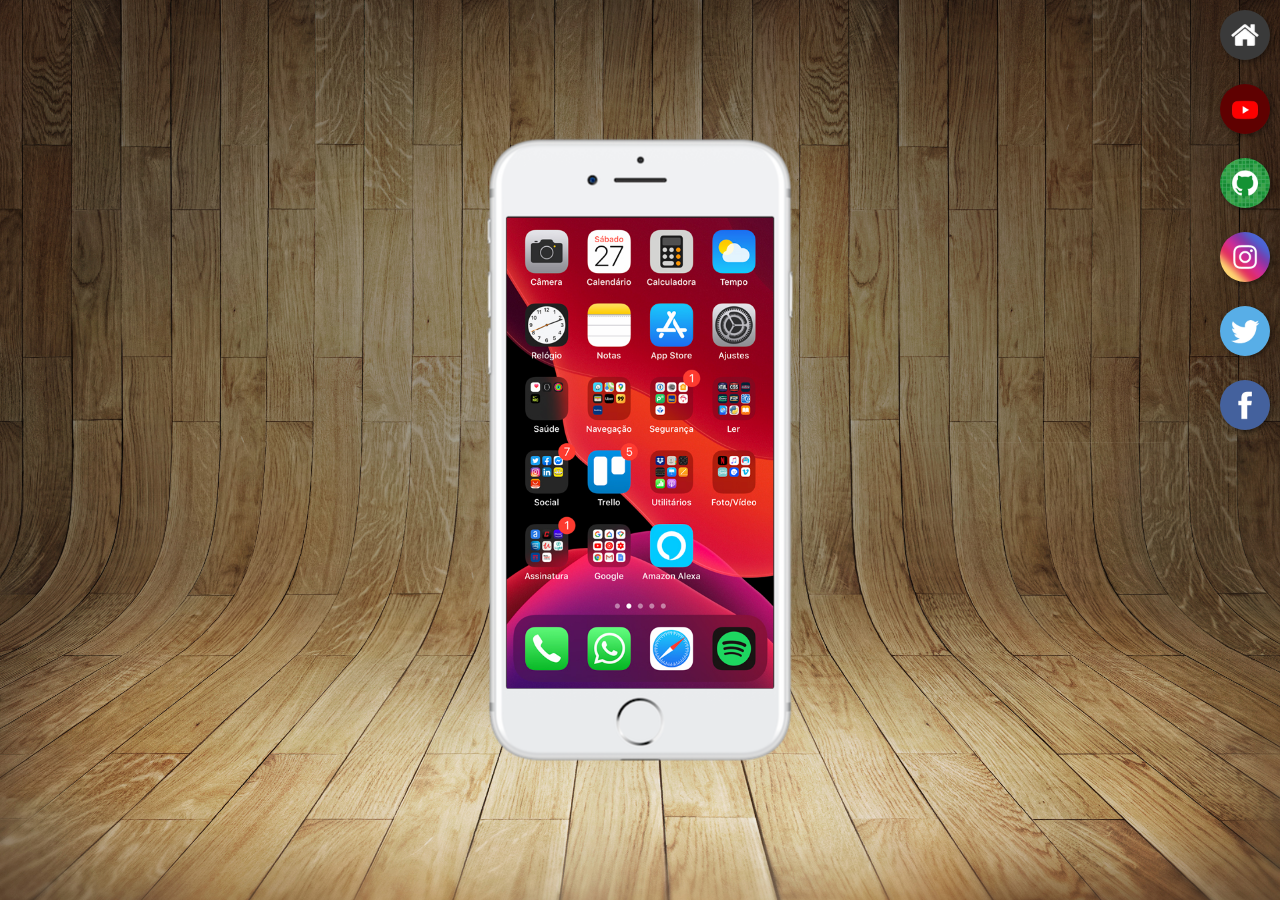
<file: index.html>
<!DOCTYPE html>
<html lang="pt-br">
<head>
    <meta charset="UTF-8">
    <meta name="viewport" content="width=device-width, initial-scale=1.0">
    <link rel="shortcut icon" href="favicon.ico" type="image/x-icon">
    <link rel="stylesheet" href="estilos/style.css">
    <title>Projeto Redes Sociais</title>
</head>
<body>
    <main>
        <section id="telefone">
            <iframe src="home.html" name="tela" id="tela"  frameborder="0"></iframe>
            
        </section>
        <section id="redes-sociais">

            <a href="home.html" target="tela"><img src="imagens/logo-home.jpg" alt="home"></a><br>
            <a href="youtube.html" target="tela"><img src="imagens/logo-youtube.jpg" alt="youtube"></a><br>
            <a href="#" target="tela"><img src="imagens/logo-github.jpg" alt="github"></a><br>
            <a href="#" target="tela"><img src="imagens/logo-instagram.jpg" alt="instagram"></a><br>
            <a href="#" target="tela"><img src="imagens/logo-twitter.jpg" alt="twiter"></a><br>
            <a href="face.html" target="tela"><img src="imagens/logo-facebook.jpg" alt="facebook"></a>


        </section><br>
    </main>
</body>
</html>
</file>
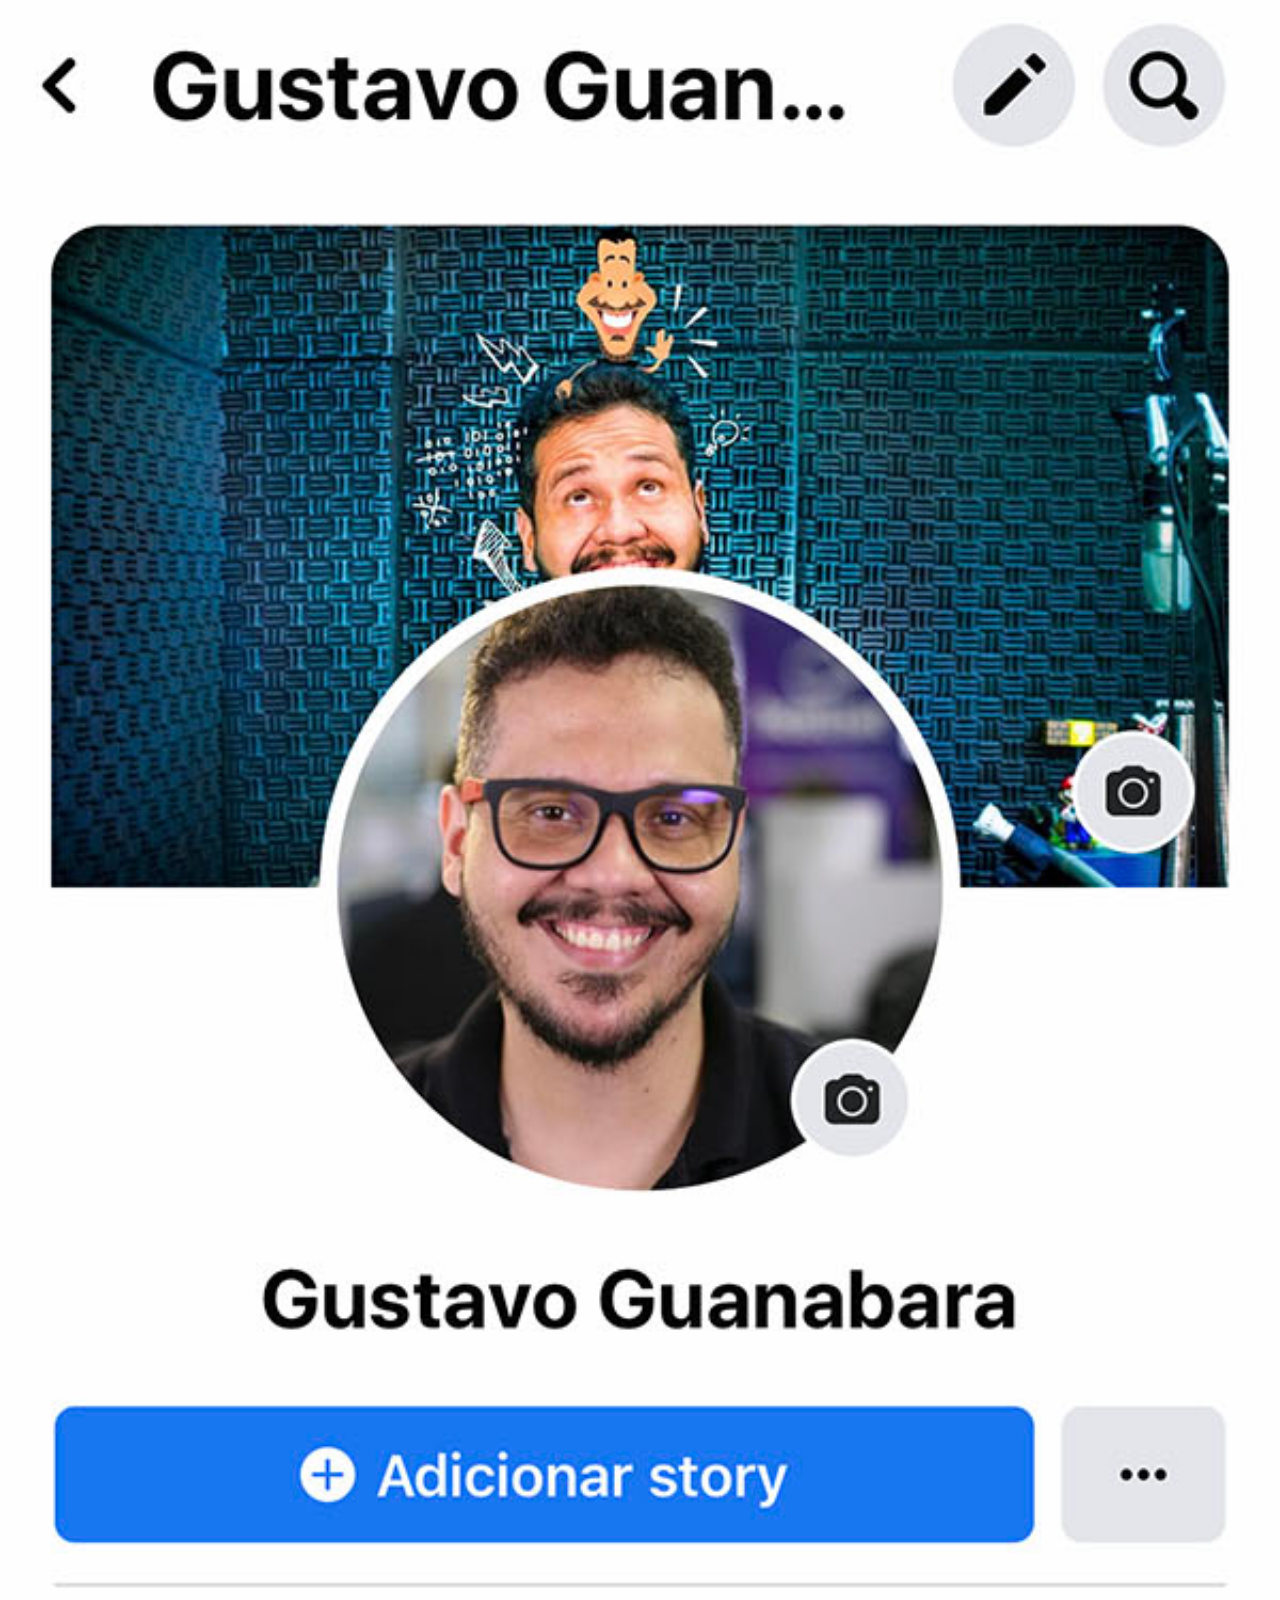
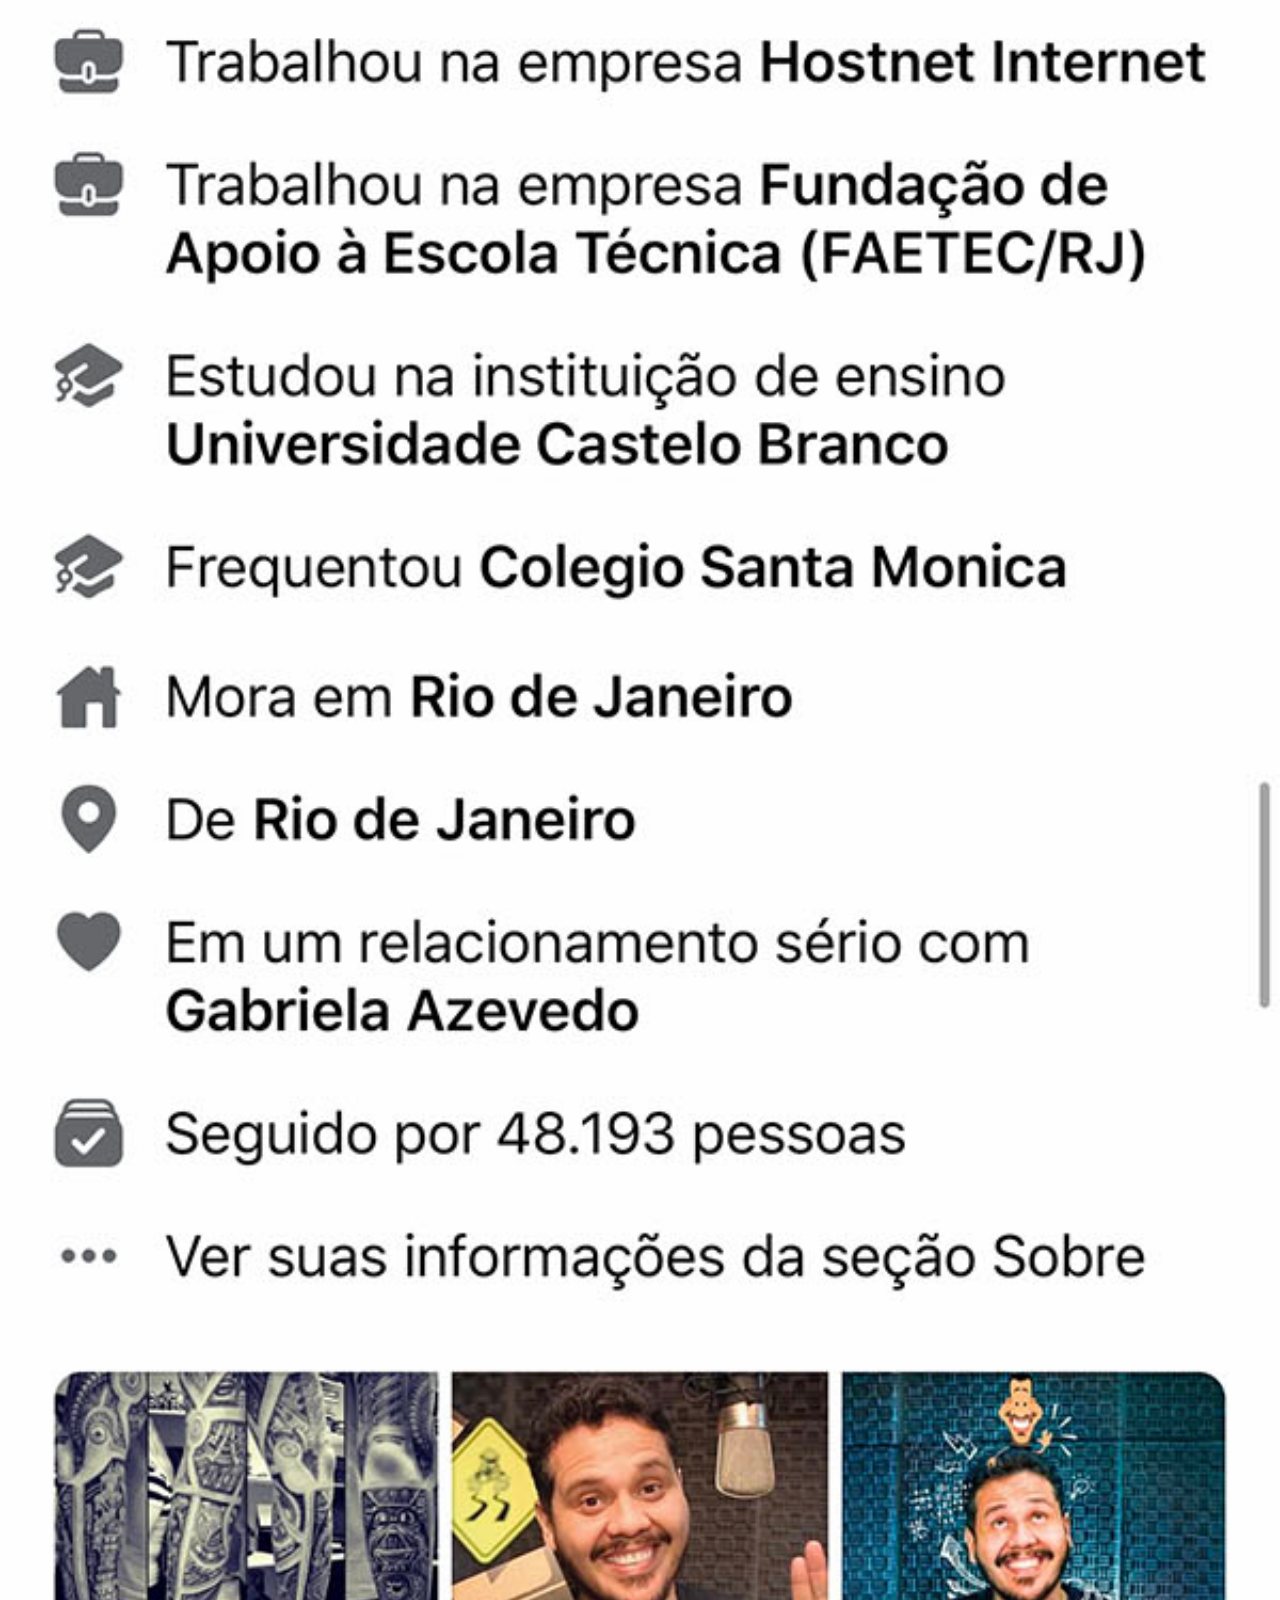
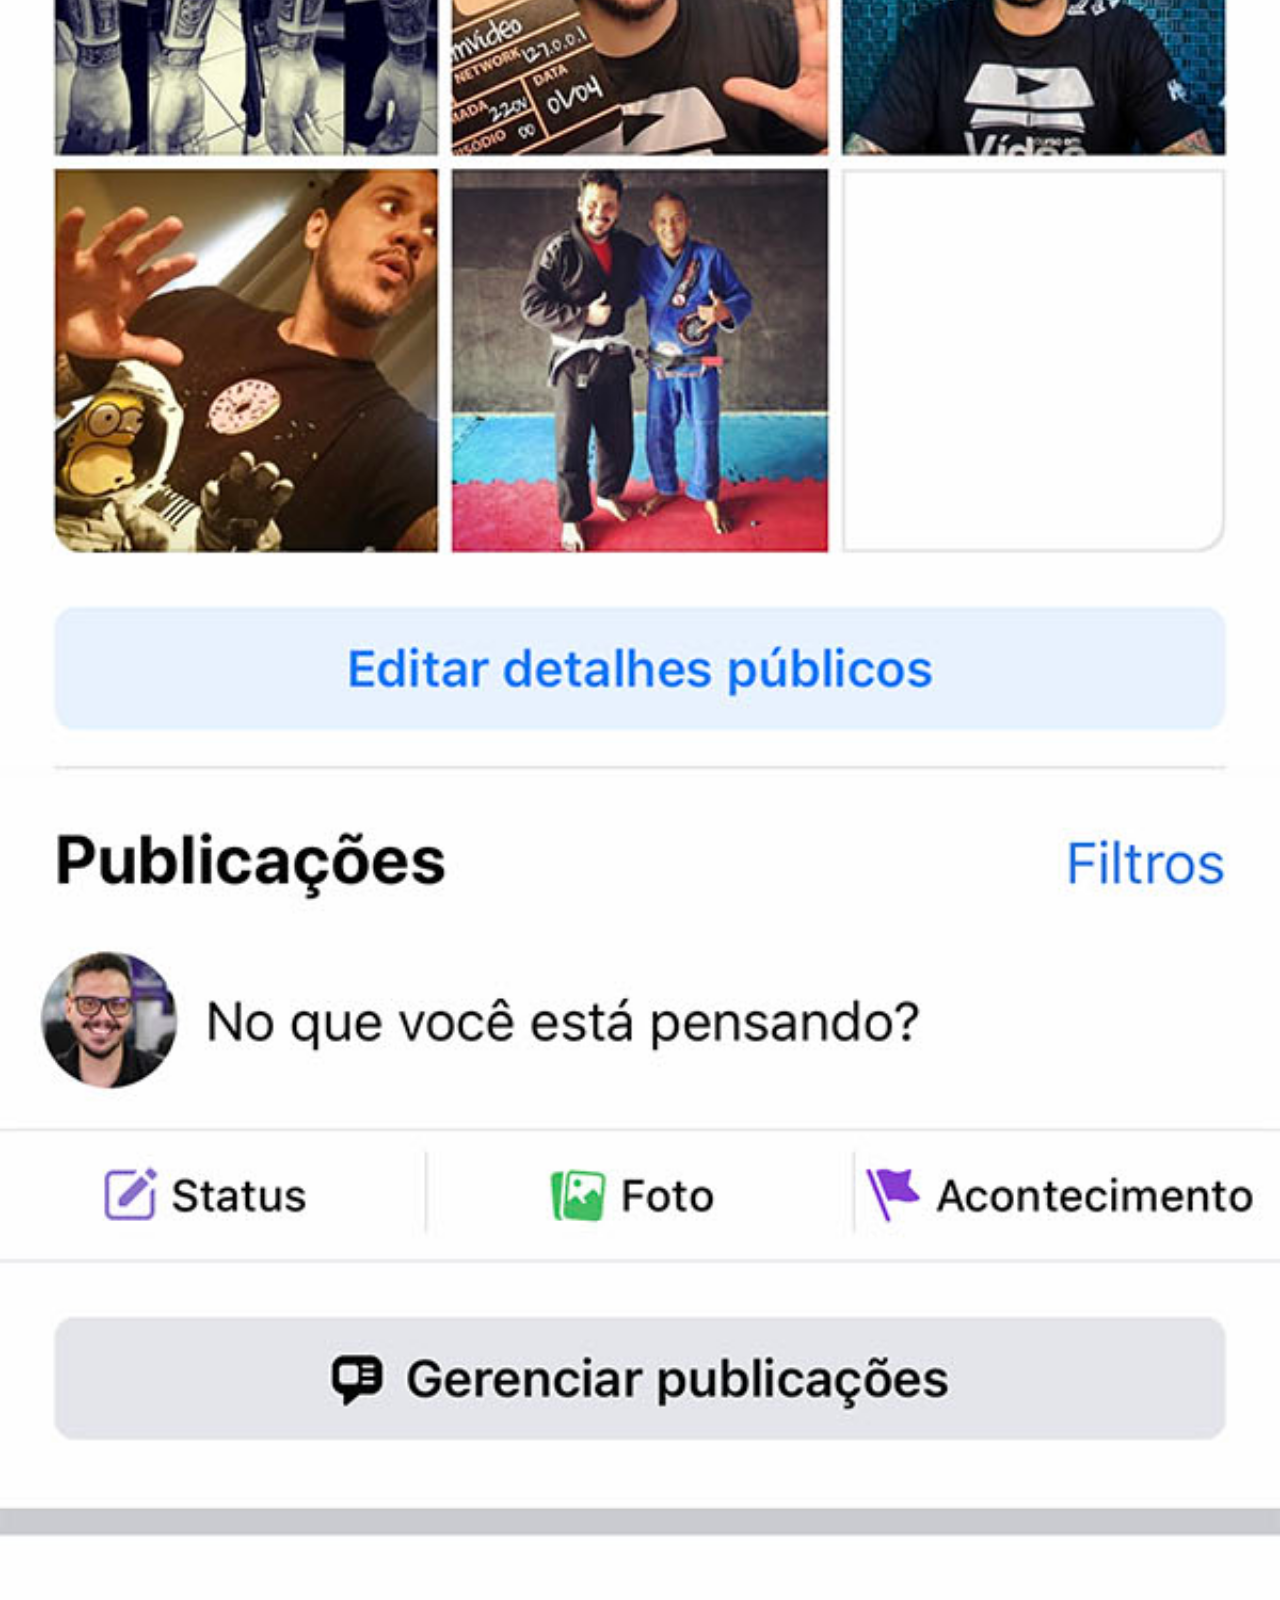
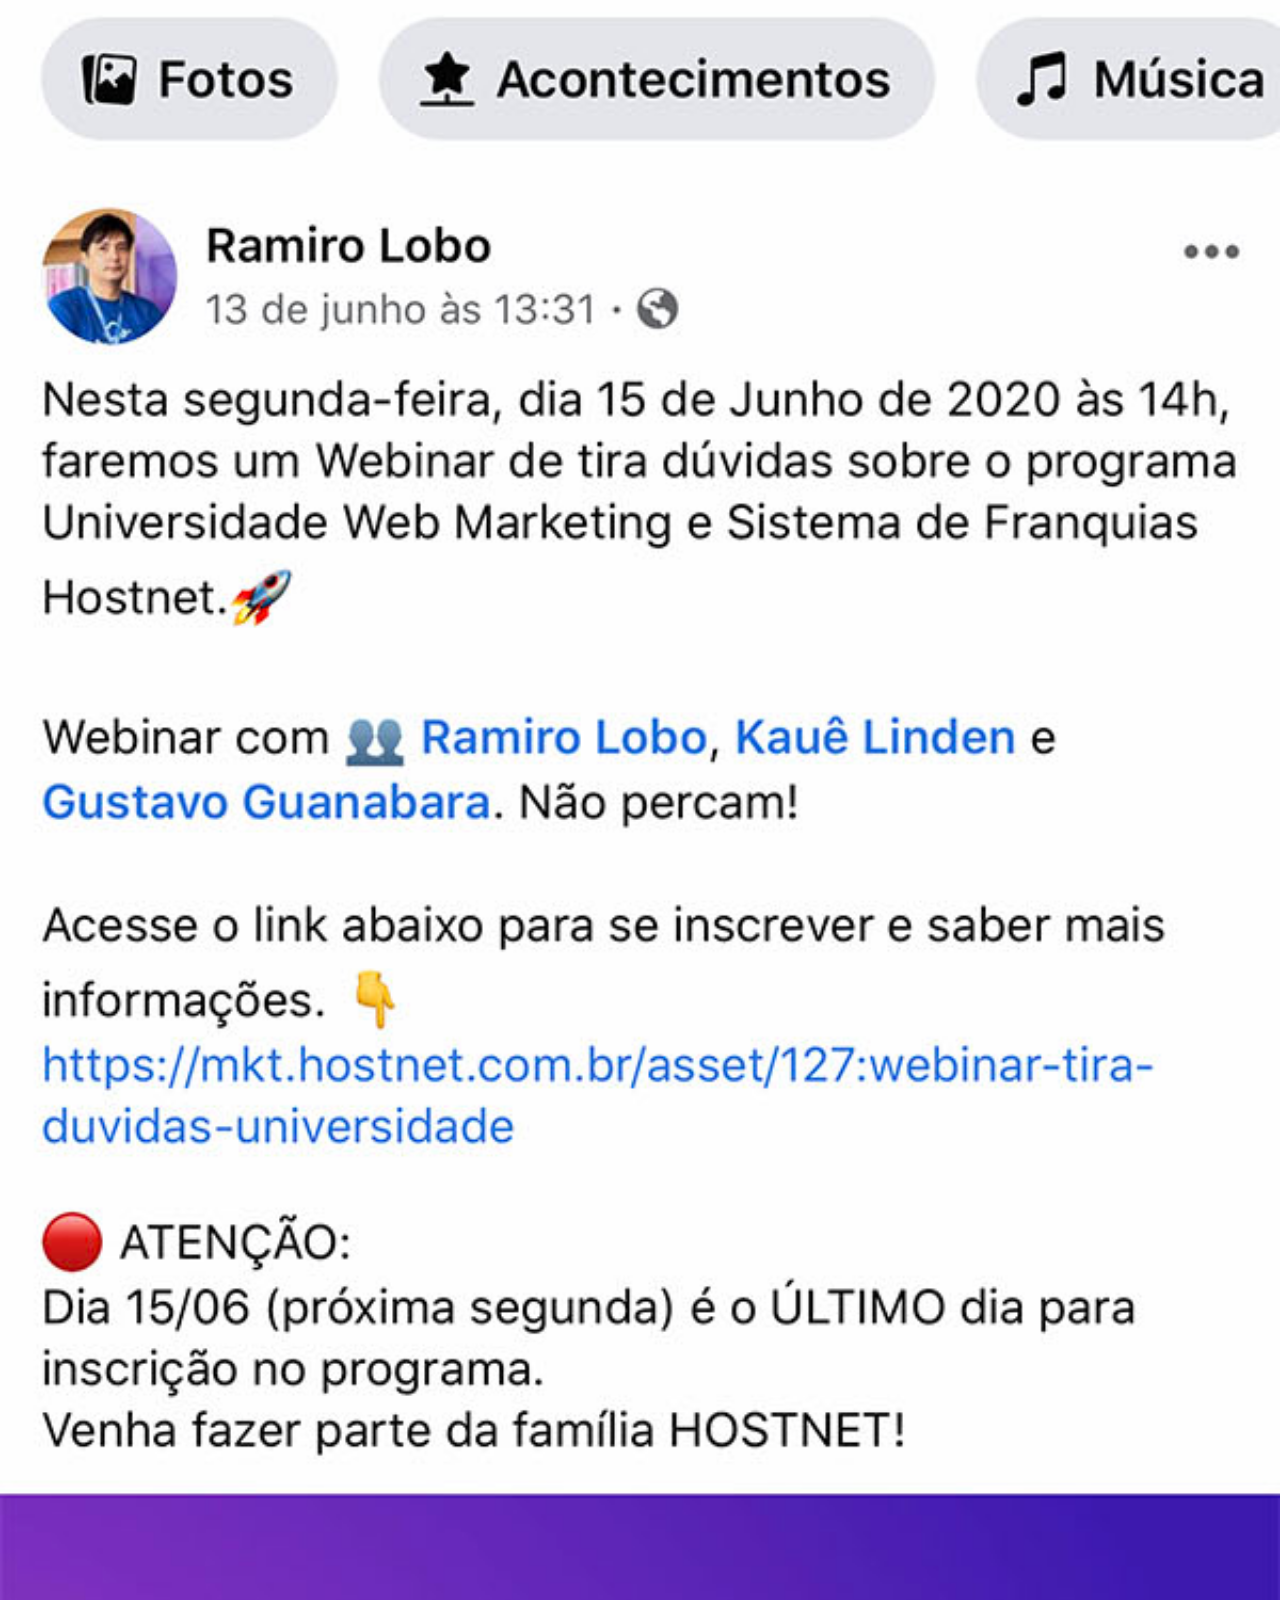
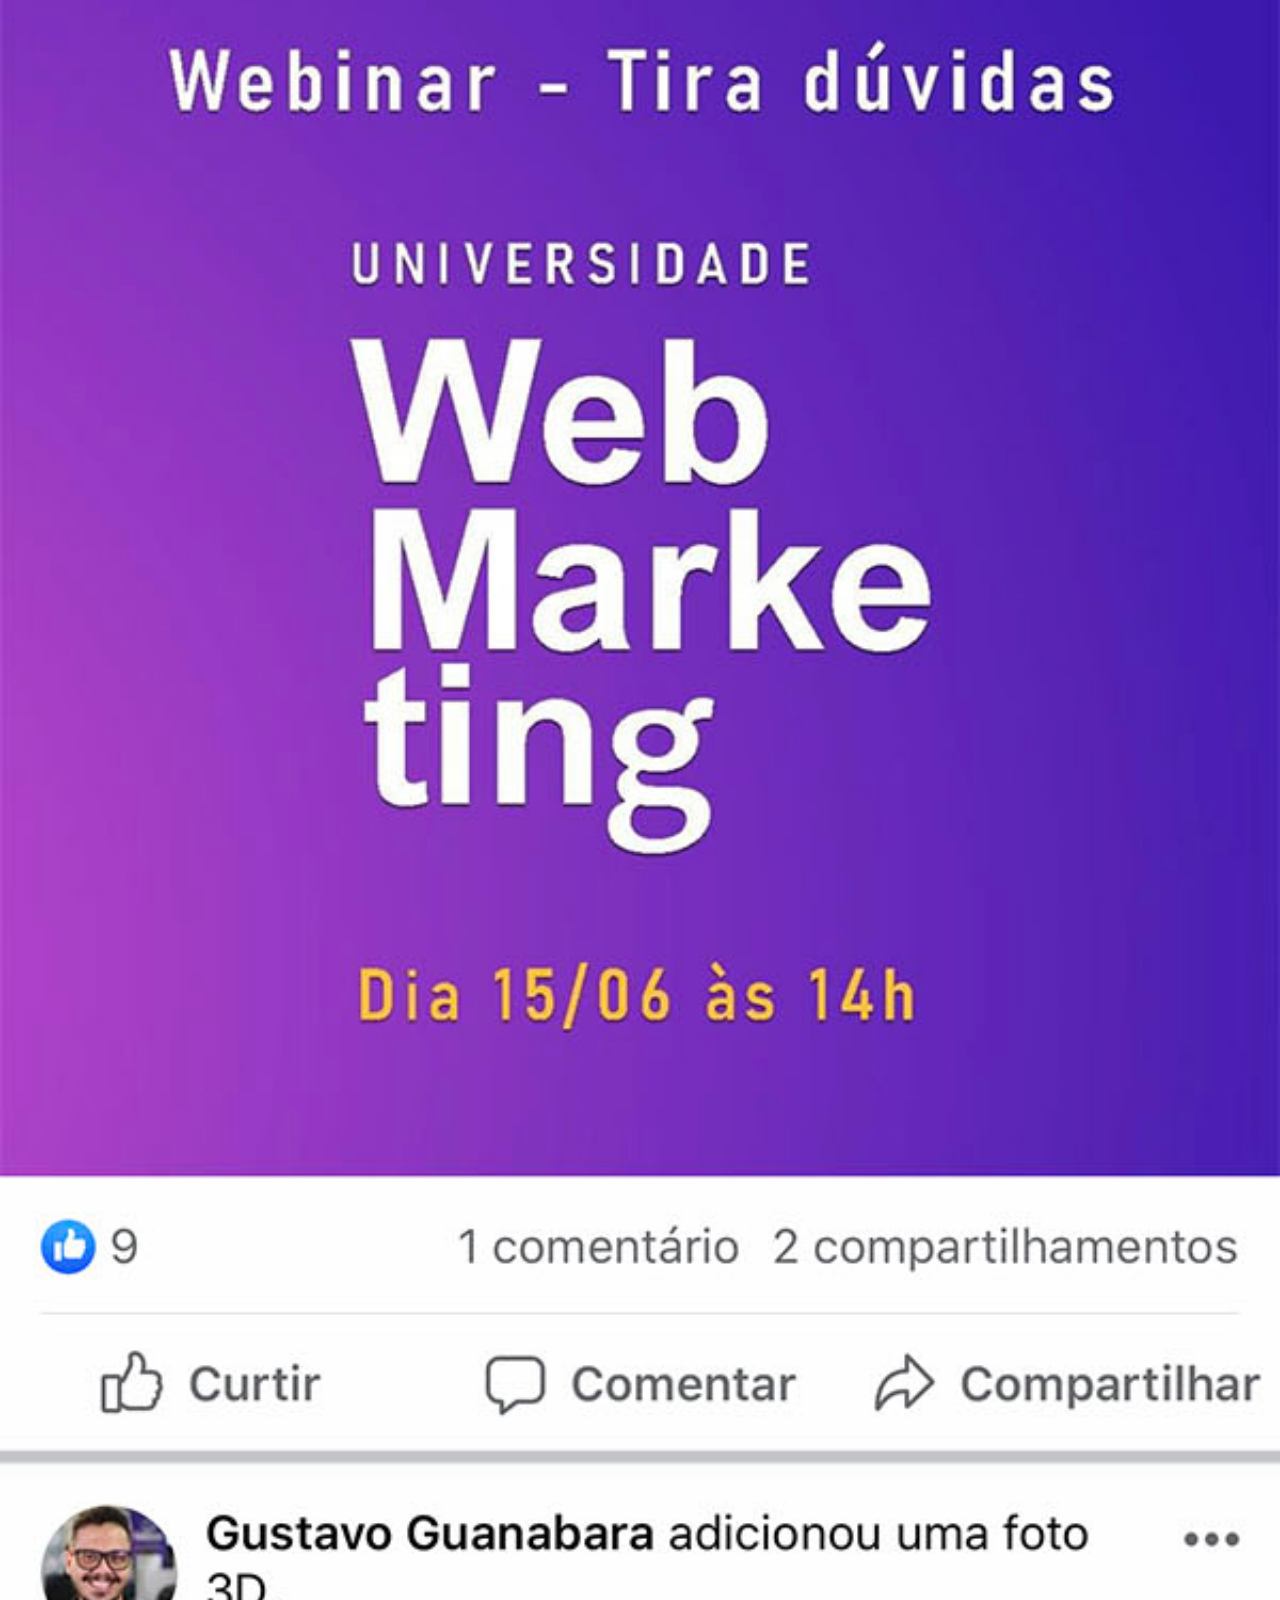
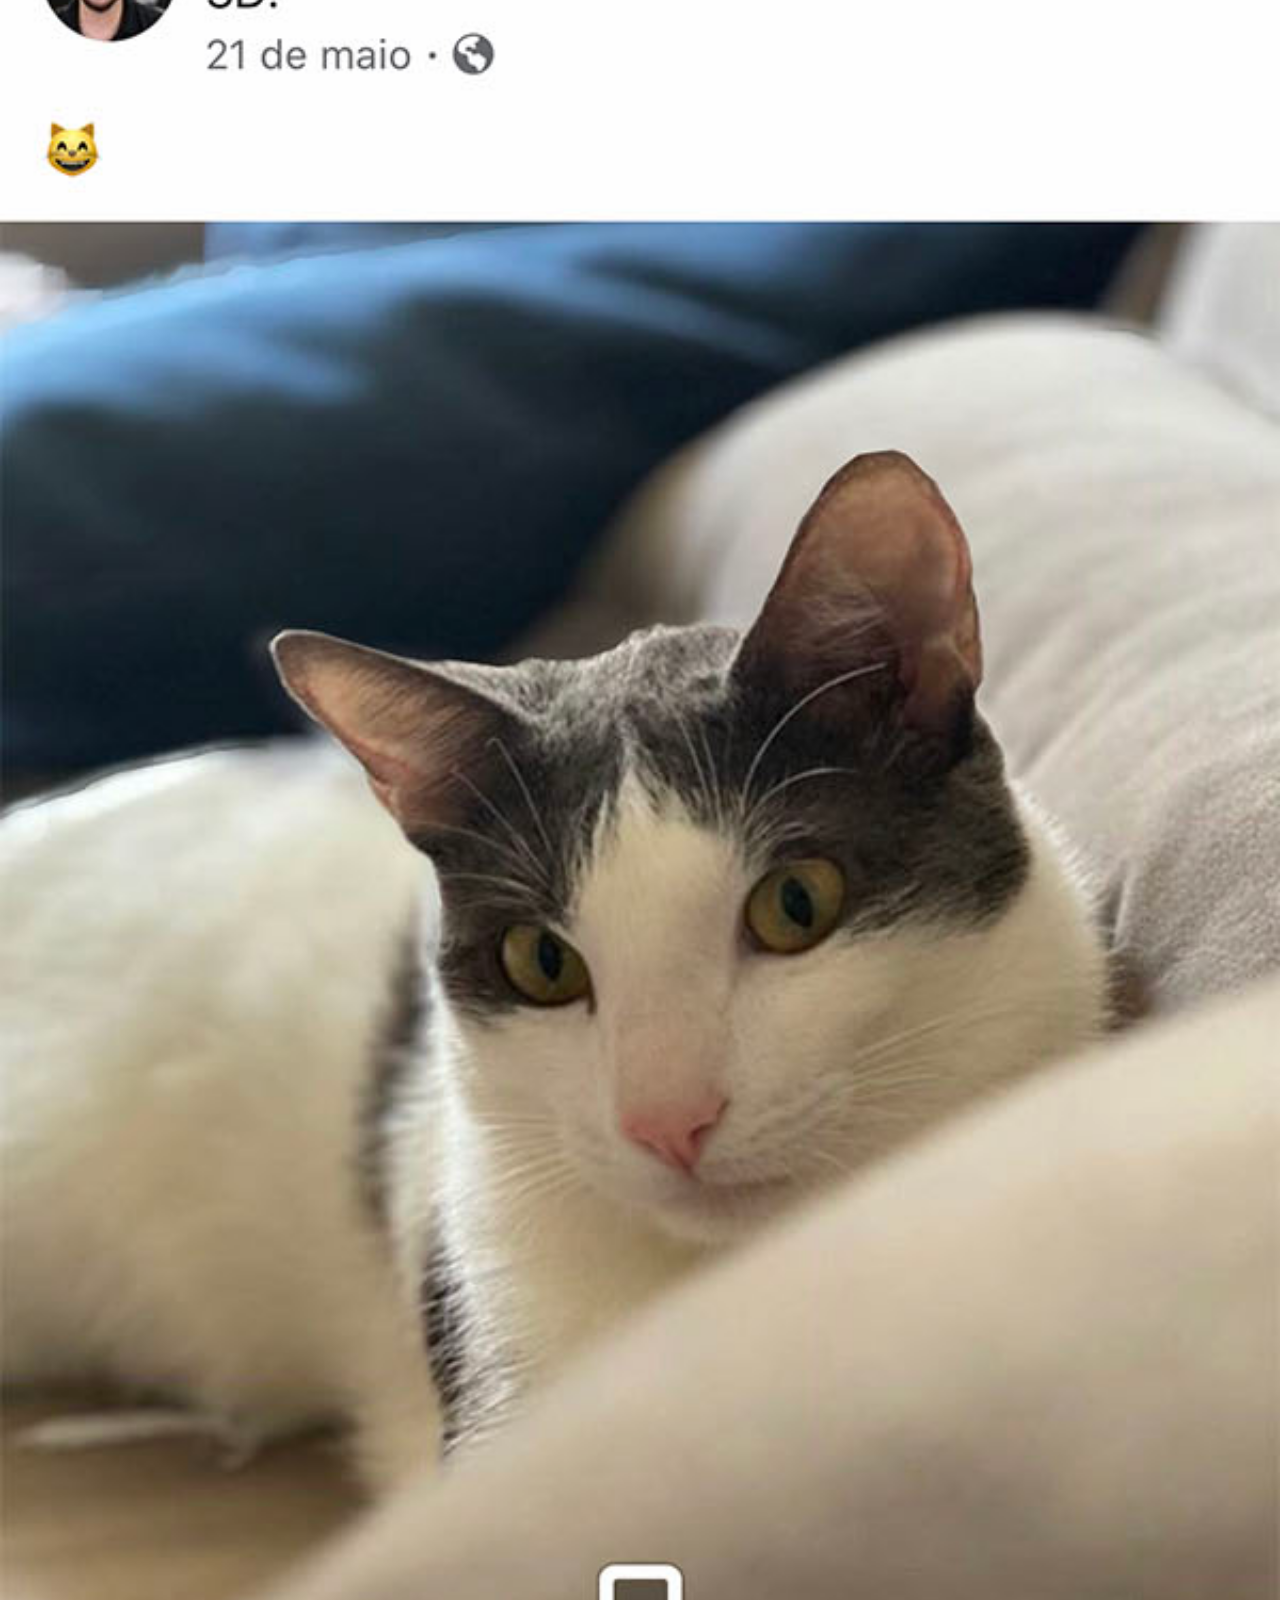
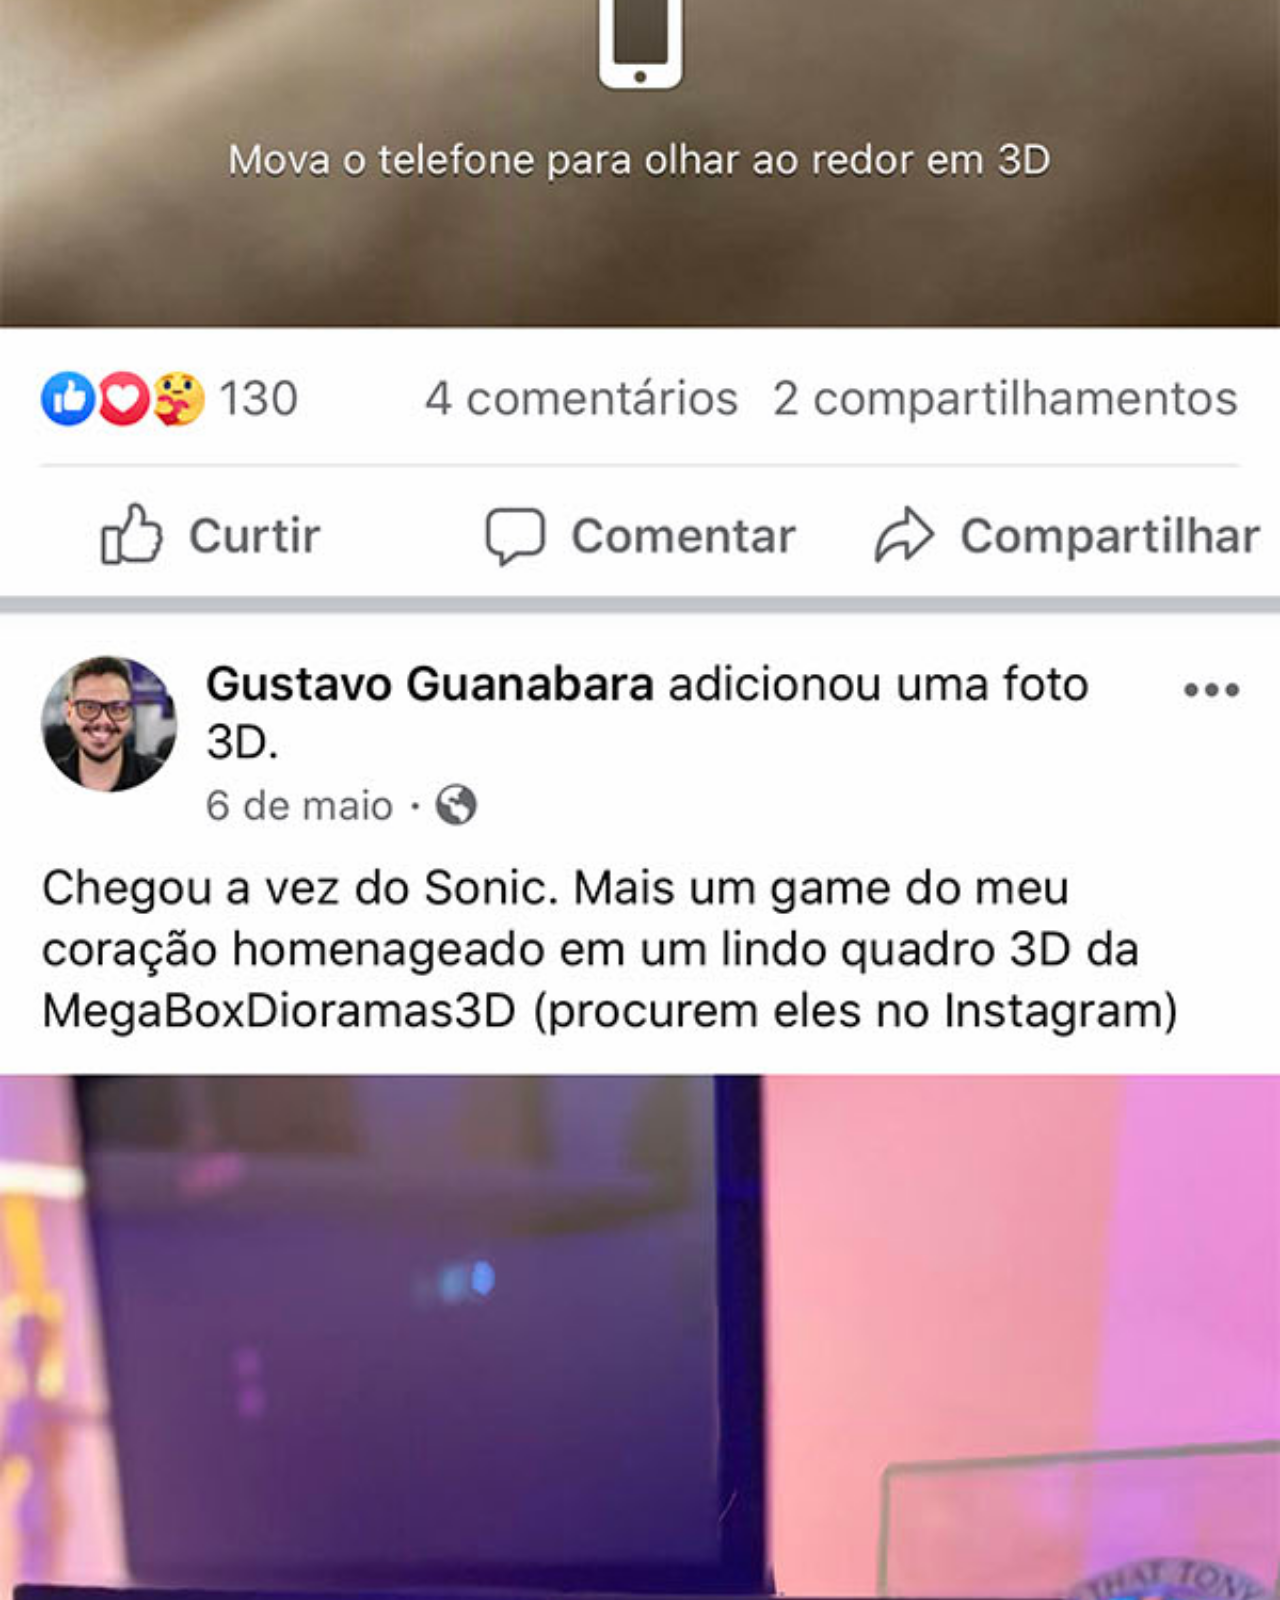
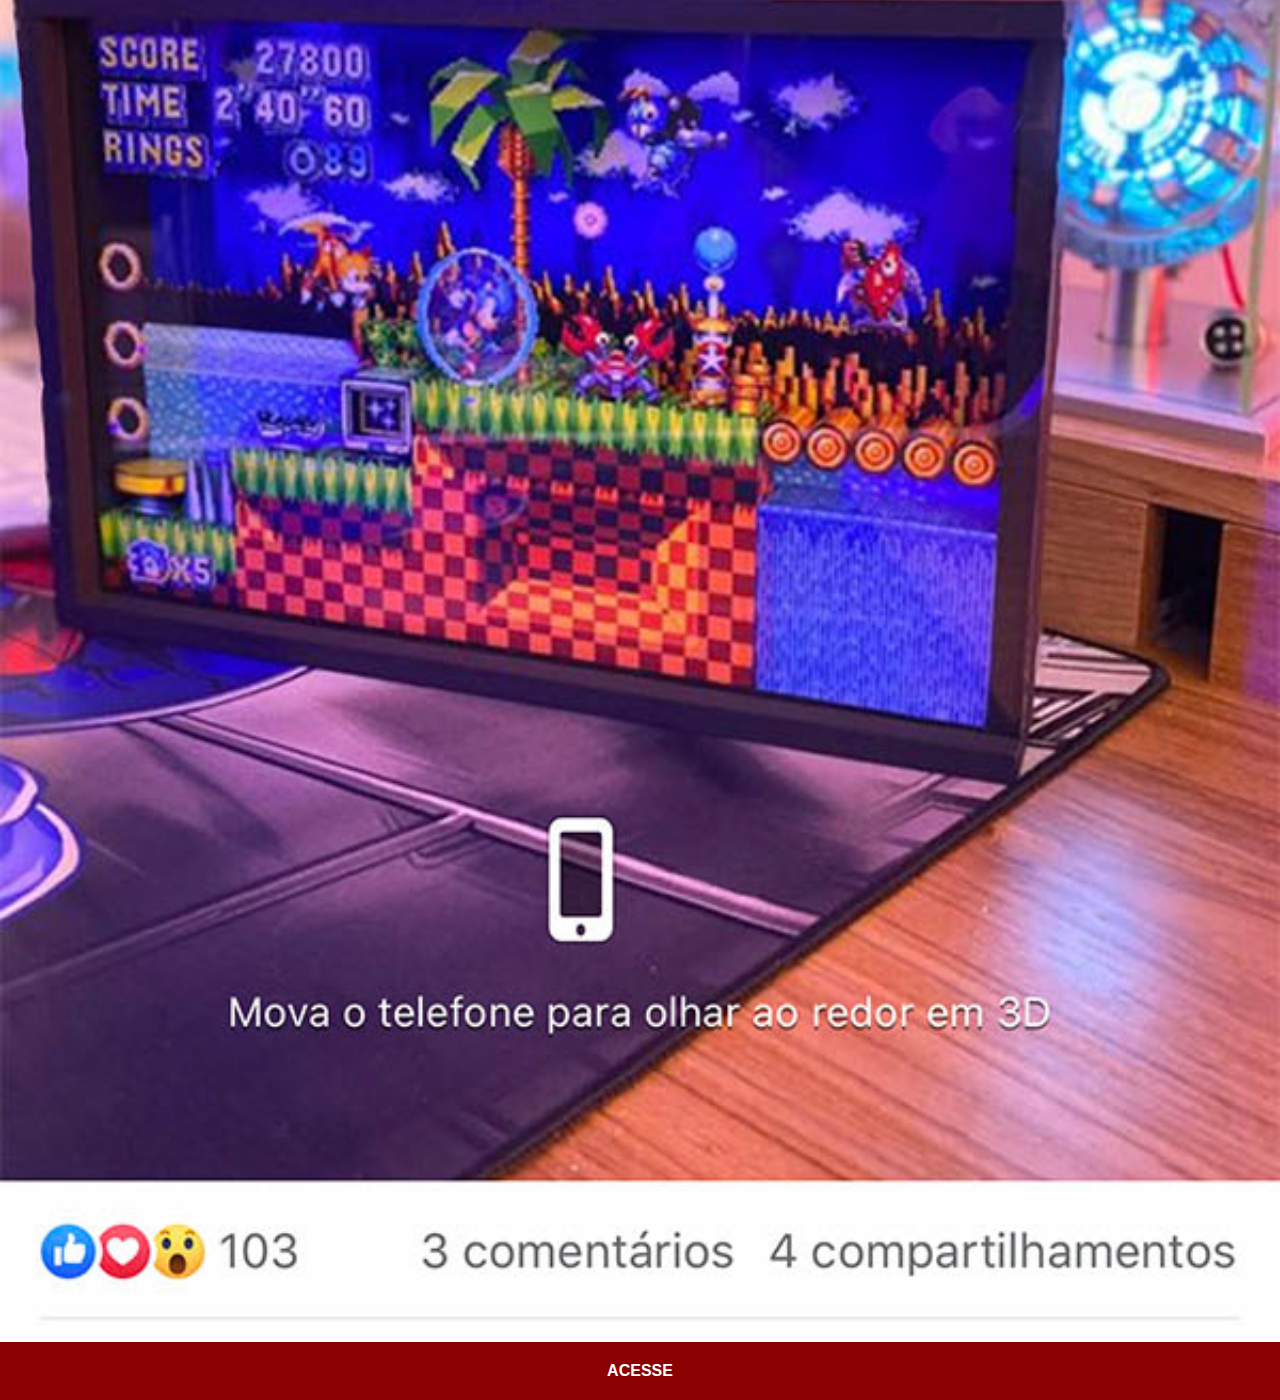
<file: face.html>
<!DOCTYPE html>
<html lang="pt-br">
<head>
    <meta charset="UTF-8">
    <meta name="viewport" content="width=device-width, initial-scale=1.0">
    <title>facebook</title>
    <link rel="stylesheet" href="estilos/social.css">
</head>
<body>
    <img src="imagens/tela-facebook.jpg" alt="facebook">
    <a href="https://www.youtube.com/" target="_blank">ACESSE</a>
</body>
</html>
</file>
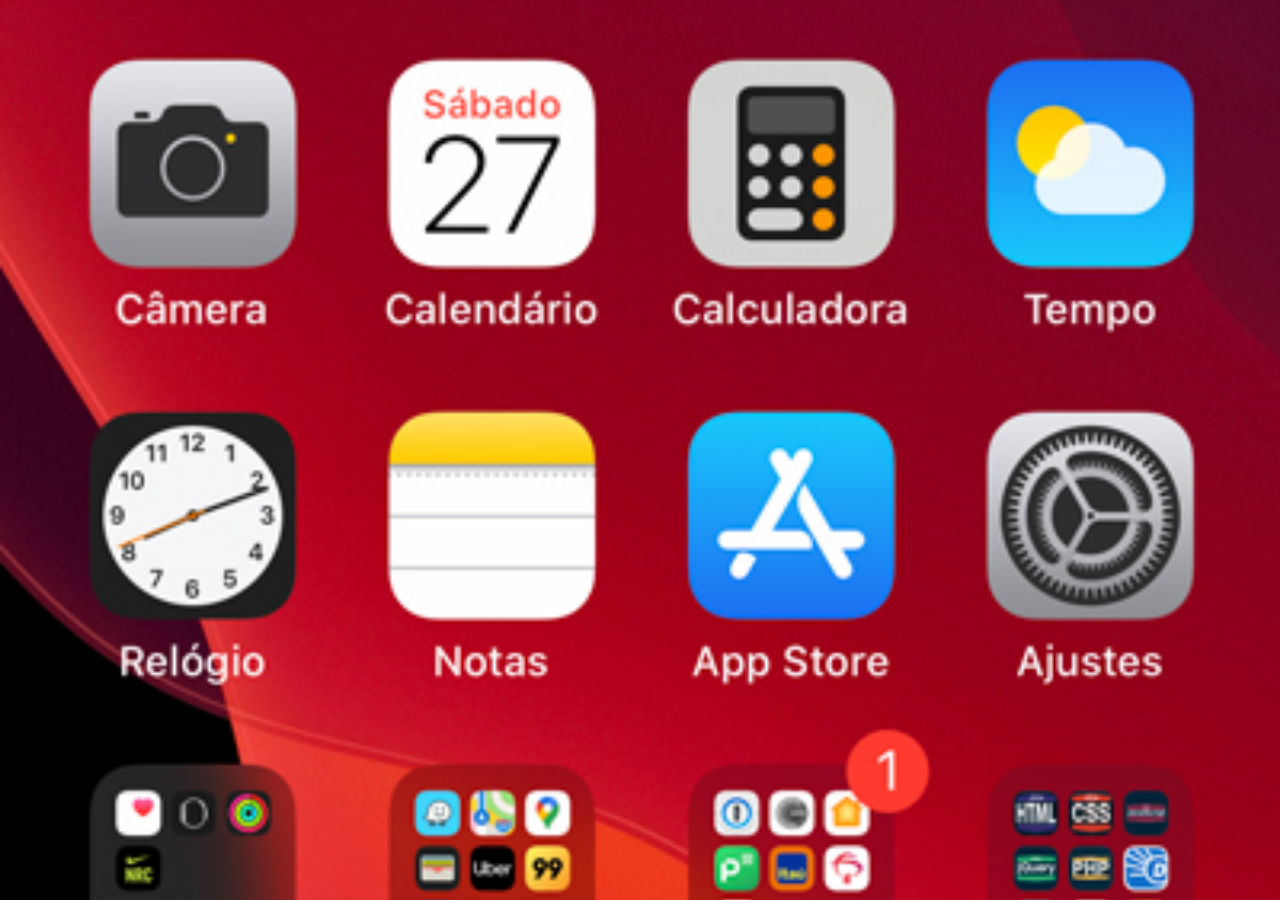
<file: home.html>
<!DOCTYPE html>
<html lang="pt-br">
<head>
    <meta charset="UTF-8">
    <meta name="viewport" content="width=device-width, initial-scale=1.0">
    <title>Home</title>
</head>
<style>
    * {
        margin: 0px;
        padding: 0px;
        

    }
    body {
        height: 100vh;
        width: 100vw;
        background: black url('imagens/tela-home.jpg') no-repeat top center ;
        background-size: cover;
        
        
        

    }
</style>
<body>
    
</body>
</html>
</file>
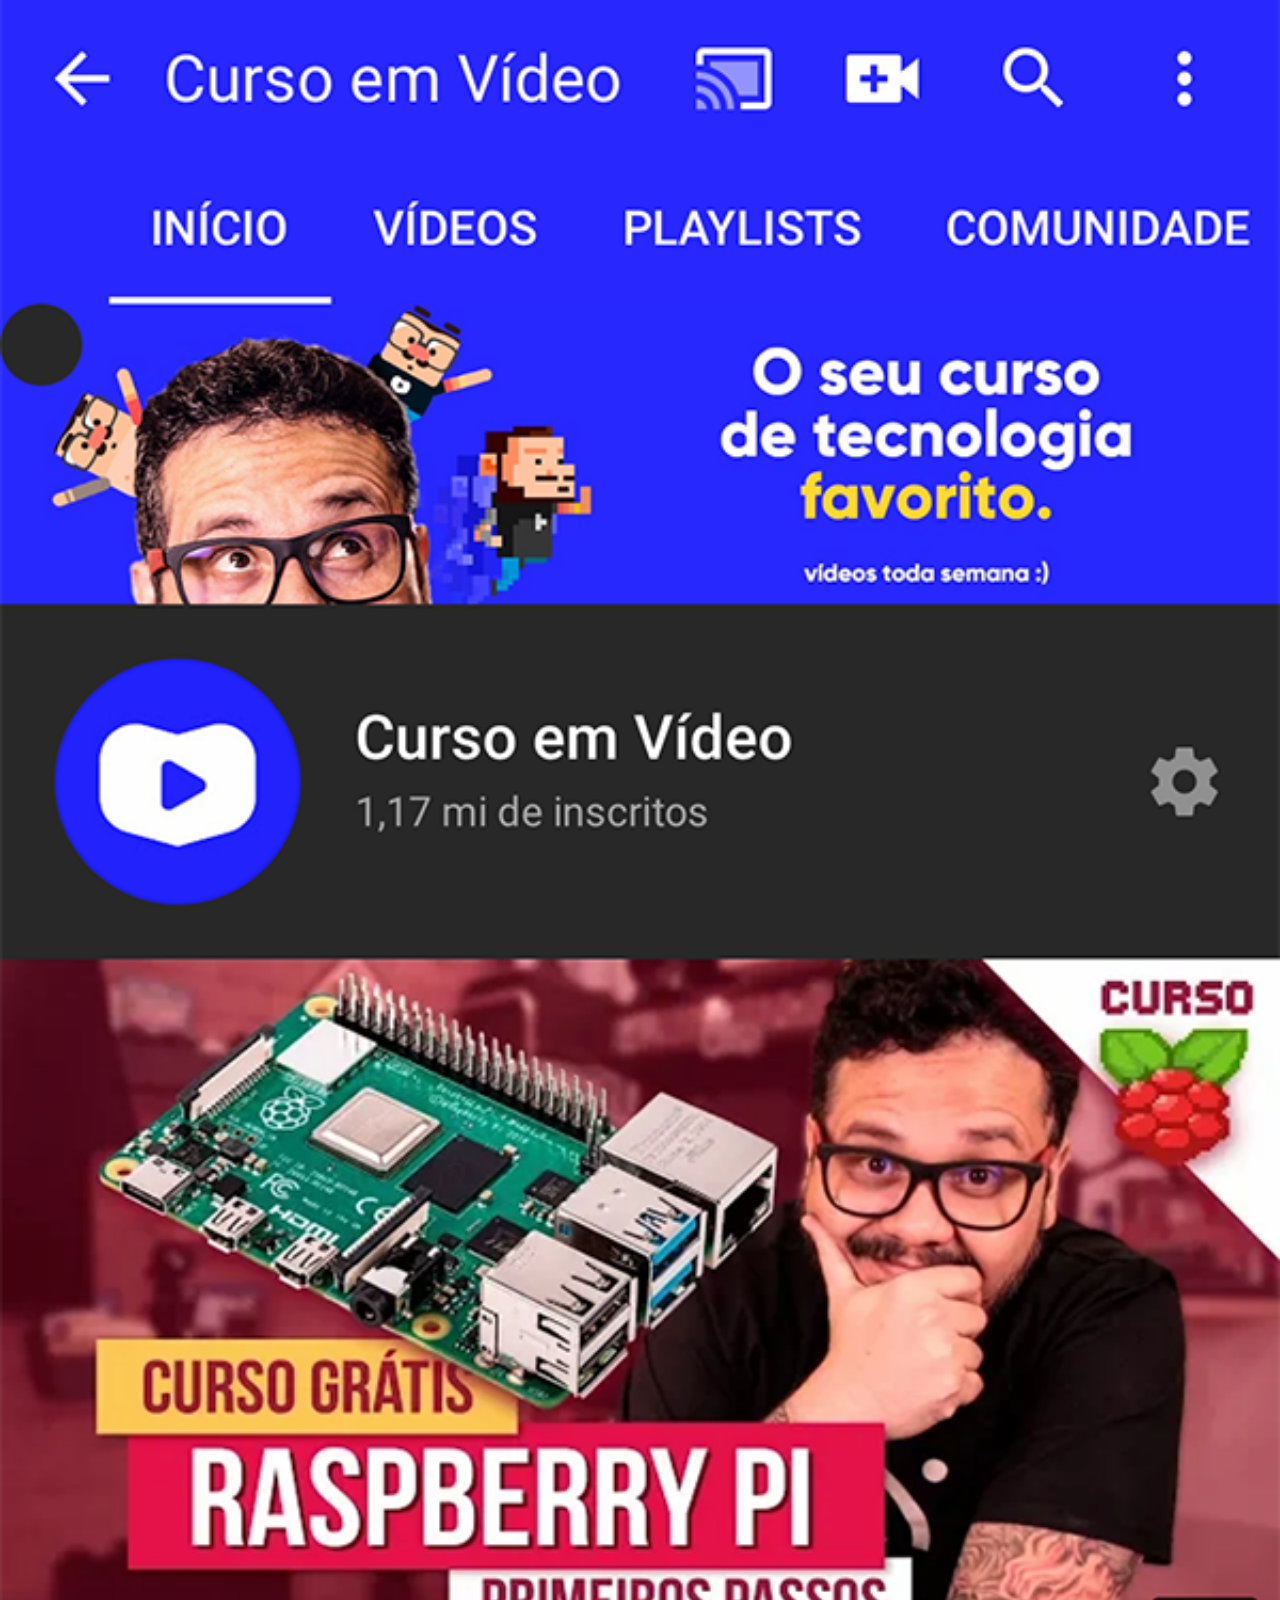
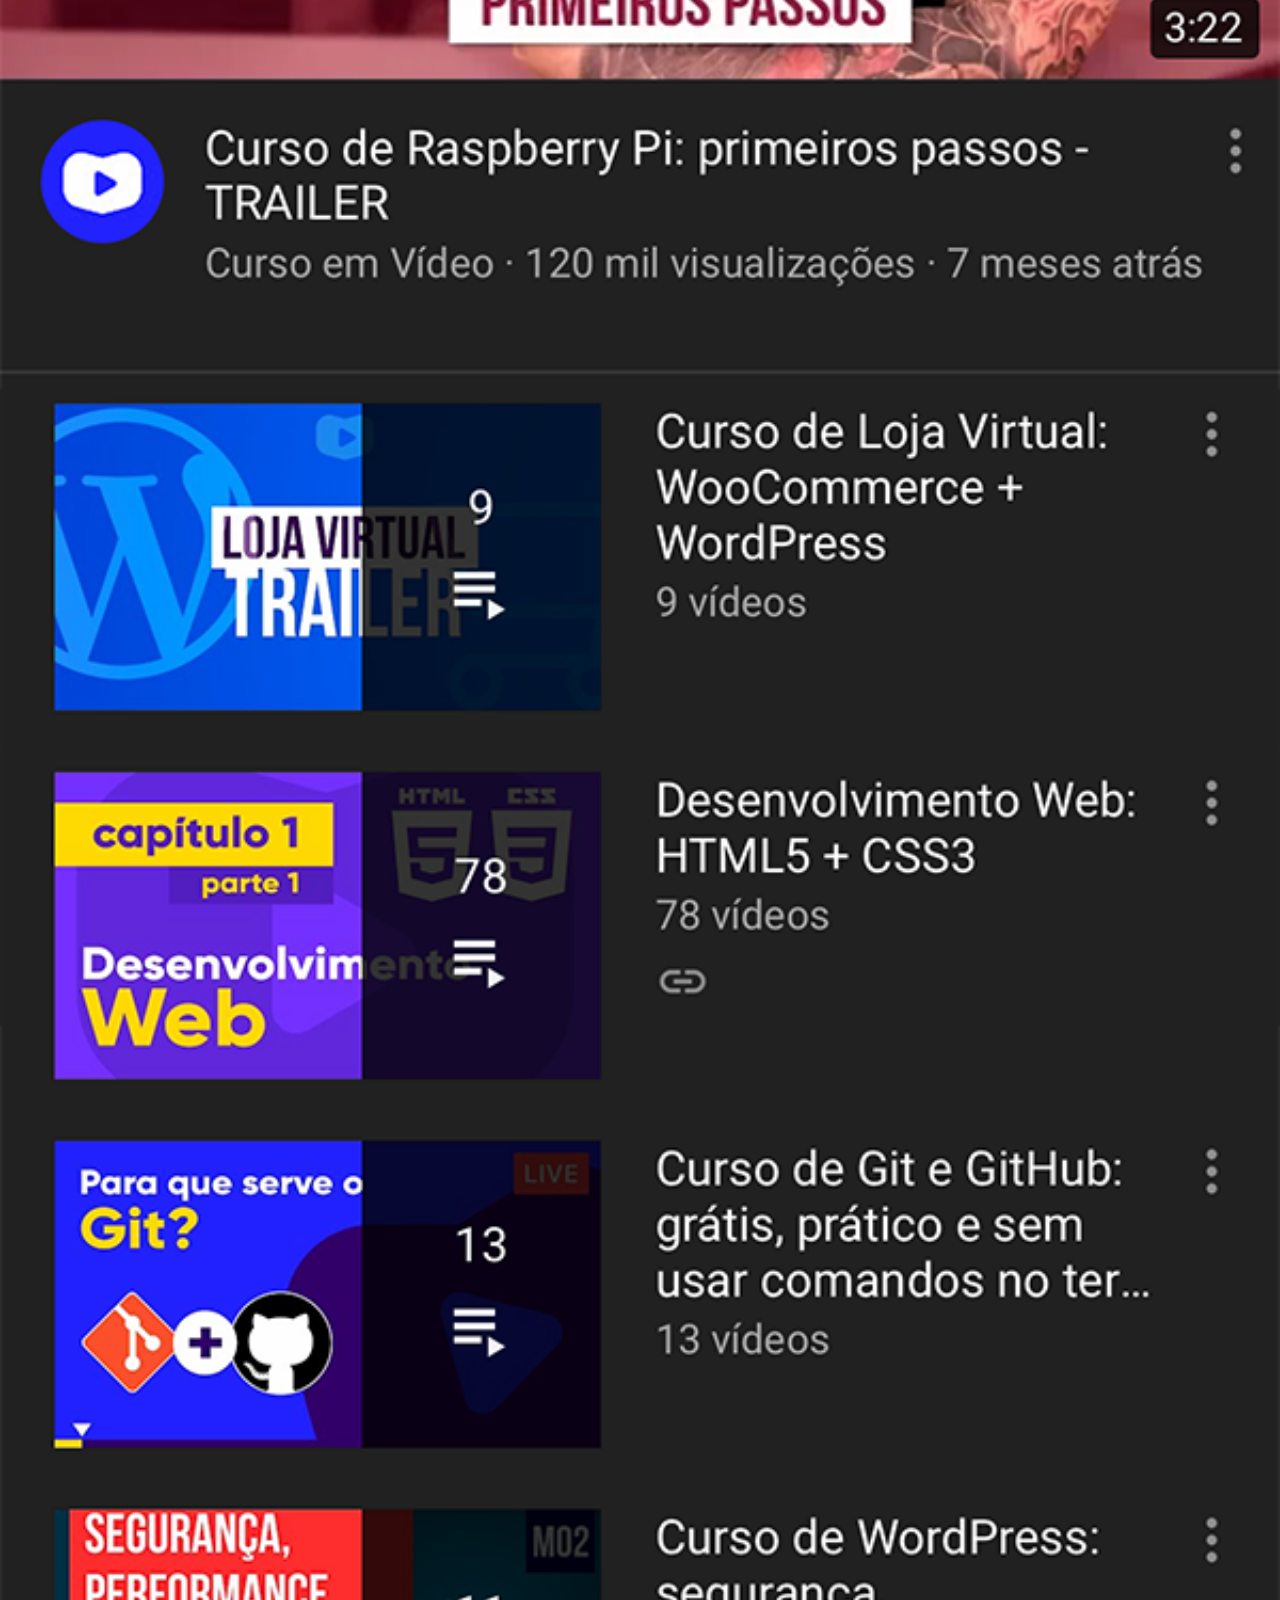
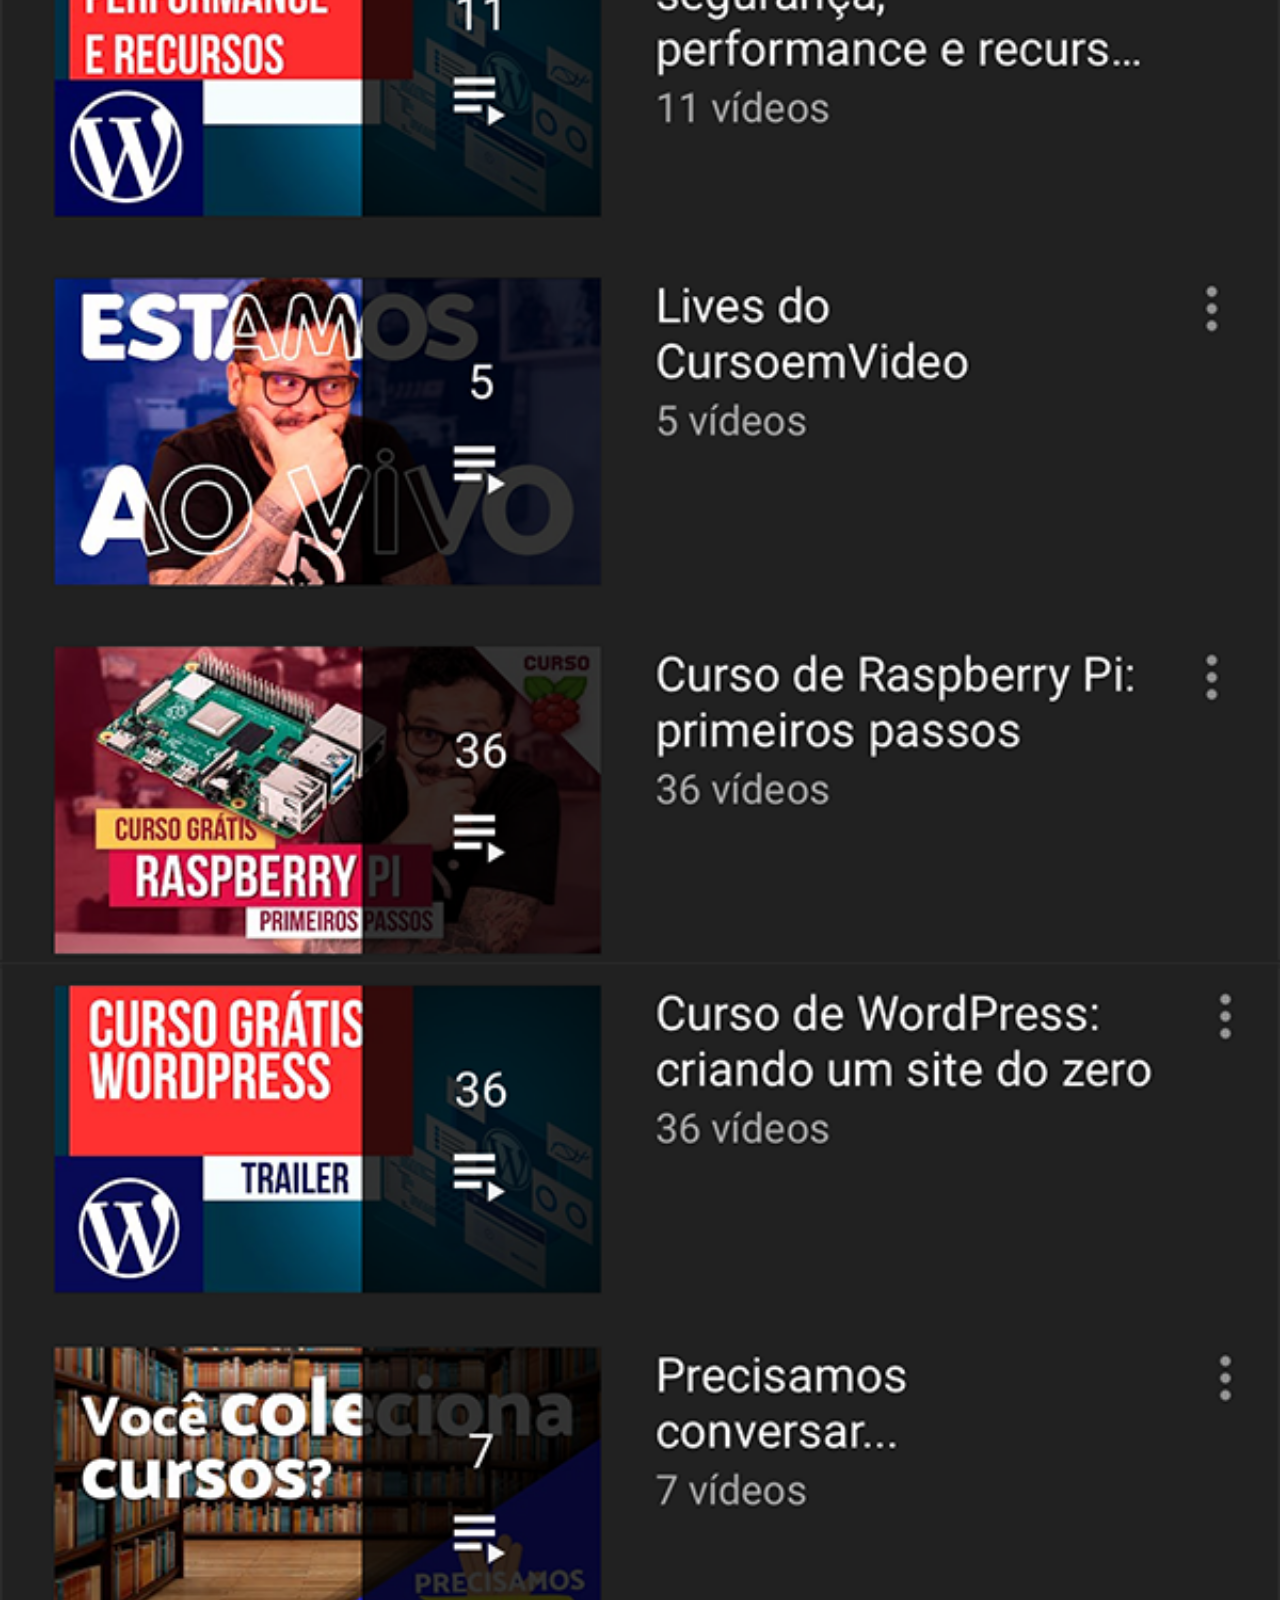
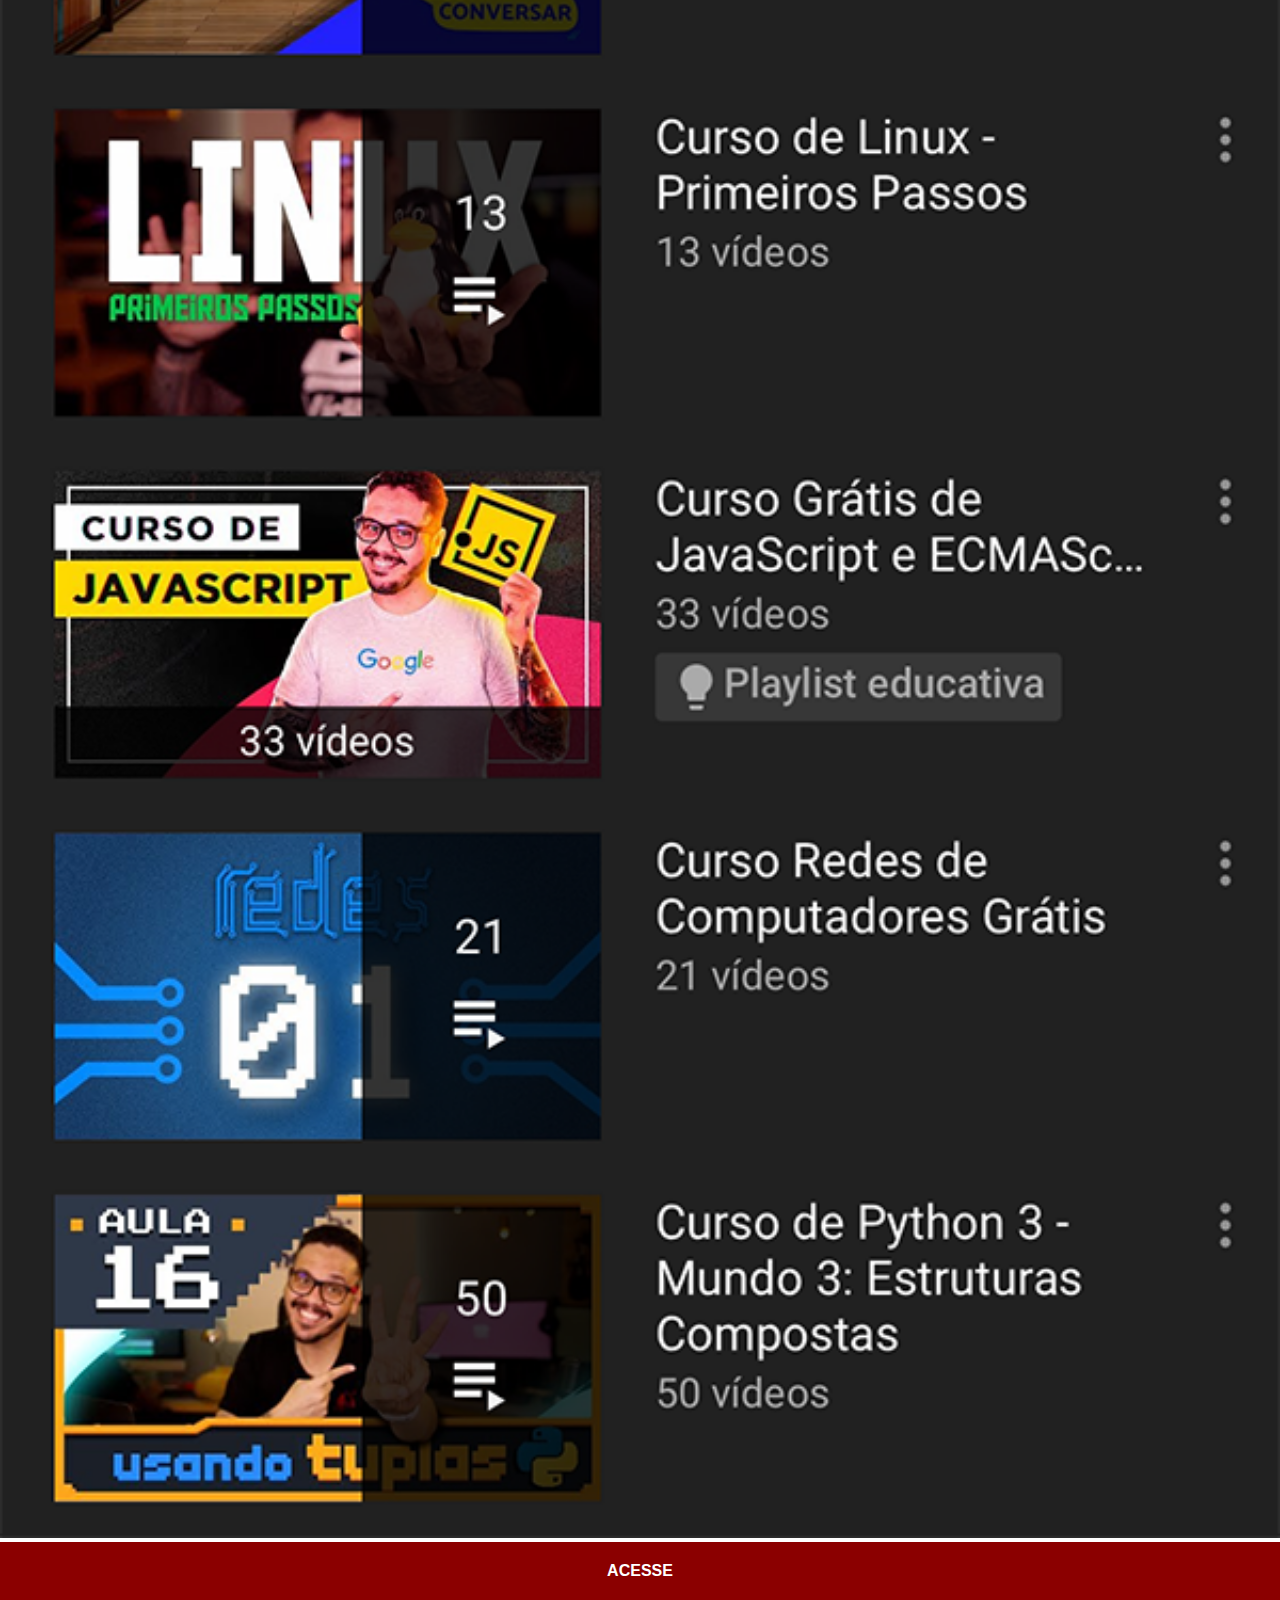
<file: youtube.html>
<!DOCTYPE html>
<html lang="pt-br">
<head>
    <meta charset="UTF-8">
    <meta name="viewport" content="width=device-width, initial-scale=1.0">
    <title>youtube</title>
    <link rel="stylesheet" href="estilos/social.css">
</head>
<body>
    <img src="imagens/tela-youtube.png" alt="youtube">
    <a href="https://www.youtube.com/" target="_blank">ACESSE</a>
</body>
</html>
</file>
<file: estilos/style.css>
@charset "utf-8";

* {
    margin: 0px;
    padding: 0px;
    font-family: Arial, Helvetica, sans-serif;
}

html, body {
    height: 100vh;
    width: 100vw;
    background-color: black;

}

body {
    background: url('../imagens/fundo-madeira.jpg') no-repeat top center;
    background-size: cover;
    background-attachment: fixed;
    
}

main {
    height: 100vh;
    position: relative;
    

}

section#telefone {
    position: absolute;
    top: 50%;
    left: 50%;
    transform: translate(-50%, -50%);
    background: url('../imagens/frame-iphone.png') no-repeat;
    height: 627px;
    width: 311px;
    

}

iframe#tela {
    position: relative;
    top: 81px;
    left: 22px;
    height: 471px;
    width: 267px;


}

section#redes-sociais img {
    width: 50px;
    margin: 10px;
    border-radius: 50%;
    box-shadow: 2px 2px 5px rgba(0, 0, 0, 0.412);
    box-sizing: border-box;

}
section#redes-sociais {
    text-align: right;
}

section#redes-sociais img:hover {
    border: 2px solid rgba(255, 255, 255, 0.766);

}
</file>
<file: estilos/social.css>
@charset "utf-8";

* {
    margin: 0px;
    padding: 0px;
    font-family: Arial, Helvetica, sans-serif;
}
::-webkit-scrollbar {
    width: 0px;
    height: 0px;

}

img {
    width: 100vw;

}

a { 
    display: block;
    background-color: darkred;
    color: white;
    padding: 20px;
    text-align: center;
    font-weight: bolder;
    text-decoration: none;
}

a:hover {
    background-color: red;
}
</file>
